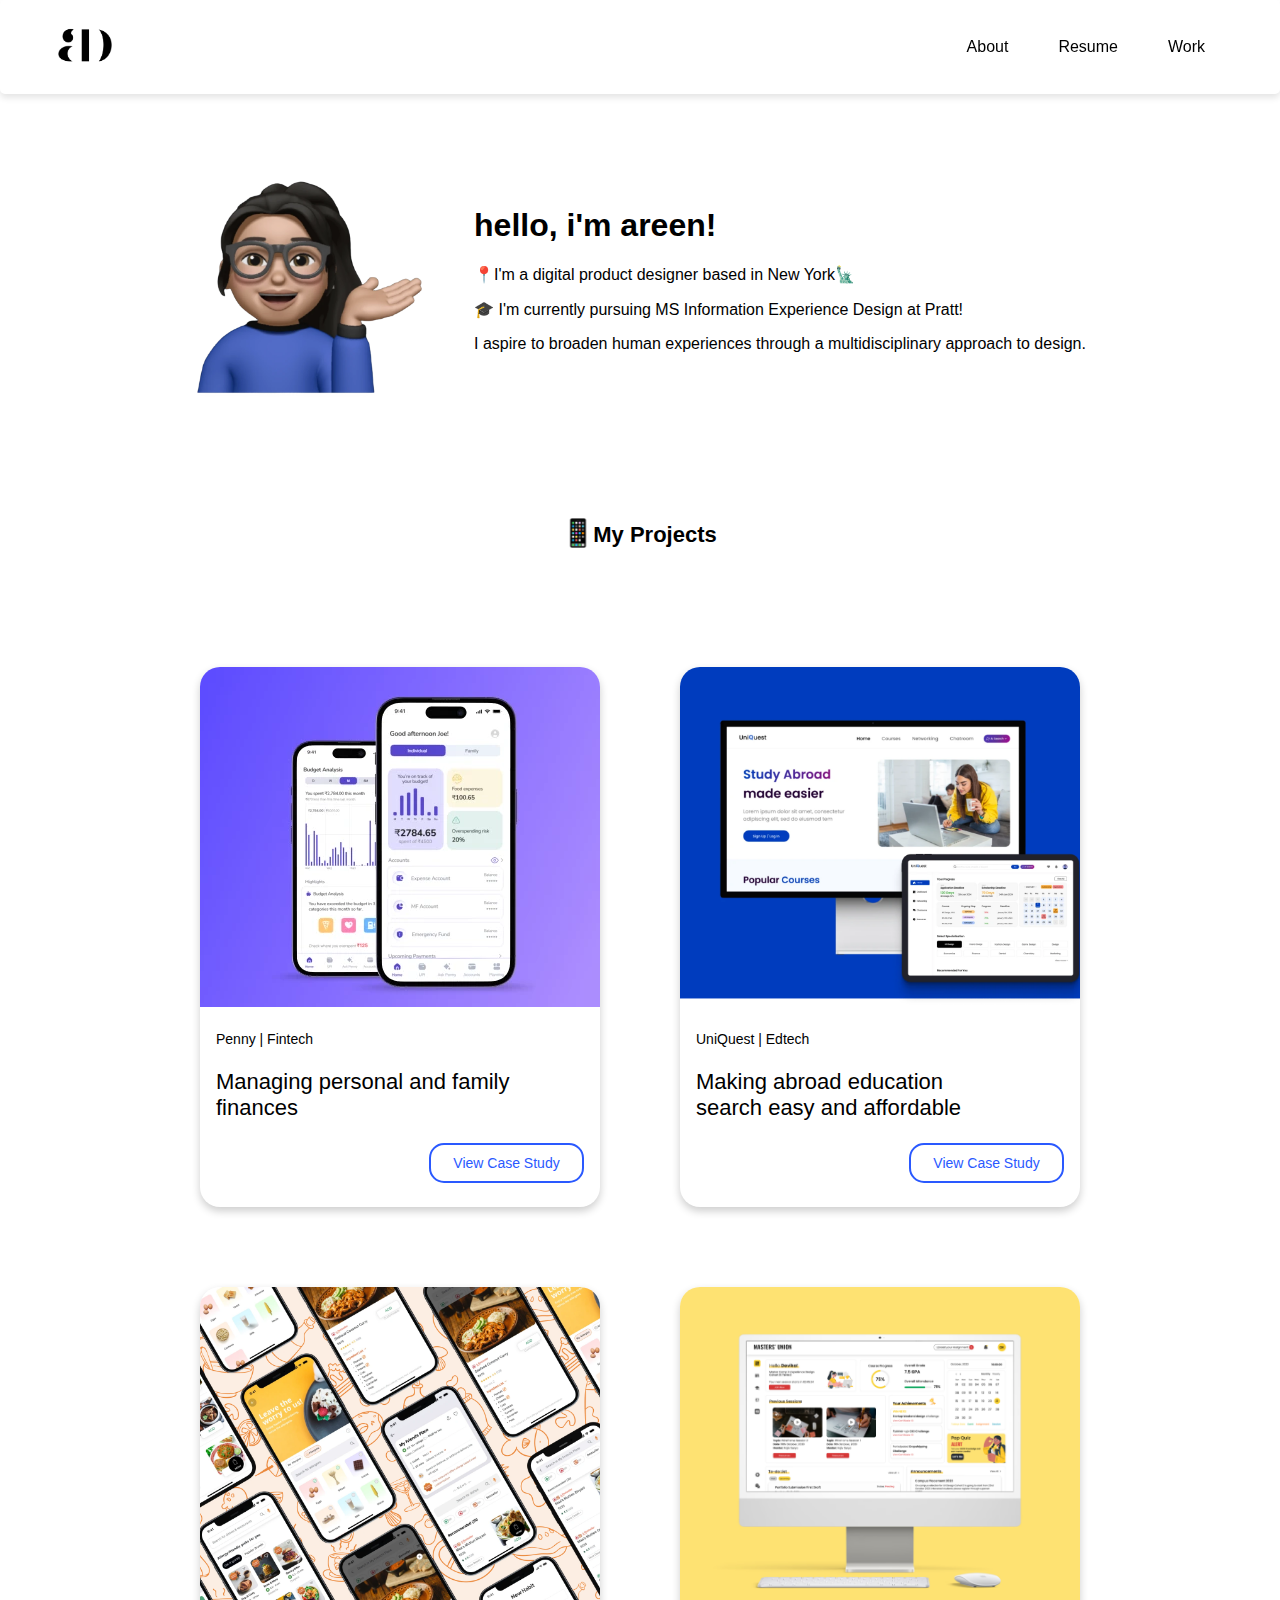
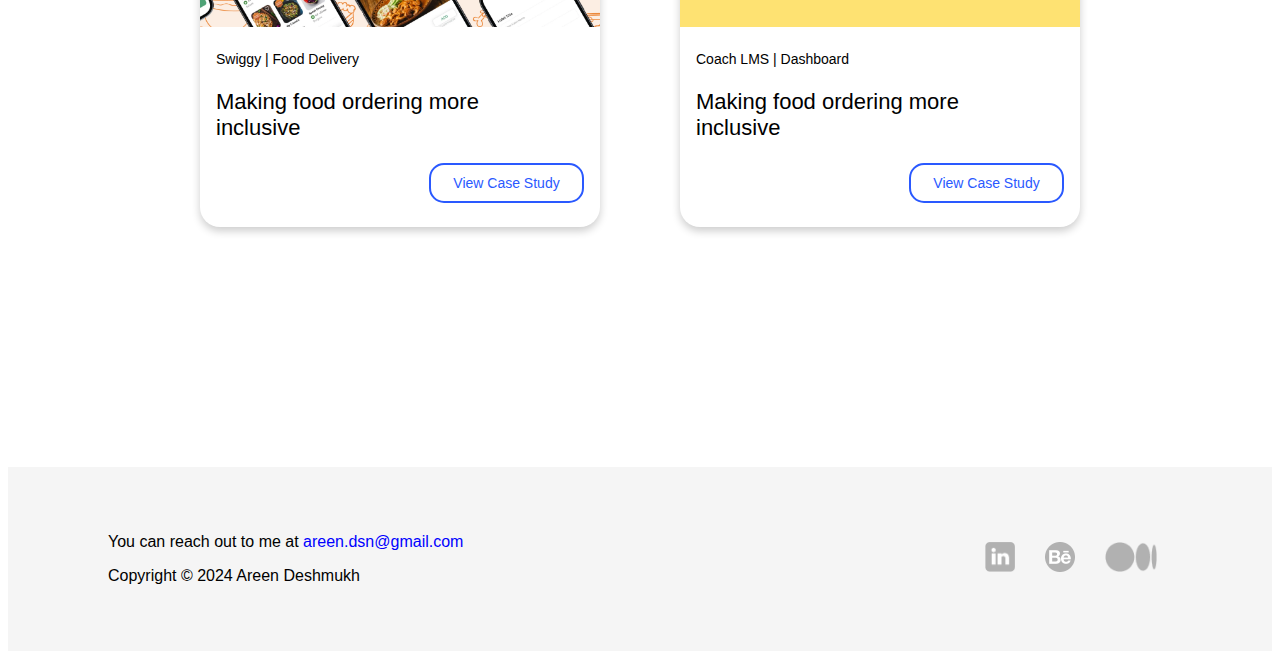
<file: index.html>
<!DOCTYPE html>
<html lang='en'> 
    
<head>
    
    <link rel="stylesheet" href="assignment.css">
    <meta charset="utf-8">
    <meta name="description" content="This is Areen Deshmukh's Portfolio Website">
   
    <!-- this is the link to the CSS file-->
   
    <meta name="viewport" content="width=device-width, initial-scale=1.0">
    <link rel="icon" href="https://framerusercontent.com/images/imYTXGOnEUqBSwxZGvMSSuIK5I.png">
  
  
    <title> Areen Deshmukh </title>
    </head>
    <body>
    <div class ="navbar"> 
       
        <div id ="name-link">
         <a href="index.html"> <img src="adlogobw.png"  alt= "This is an image of Areen's logo" width=70 height=50> </a>
            </div>
           
        <div id ="menu-options">
             <a href=about_page.html>About</a>
  <a href="resume.html">Resume</a>
            <a href="work.html"> Work</a> 
        </div>
        
        </div>
        
    <!-- start of about section-->
        
    <div class = "section_one"> 
        <div id = "avatar_image">
            <img src="4uBBjNMQAExmPUPSjDfX4ZAcNQ.png.webp"  alt= "This is an image of Areen's avatar" width=230 height=250> 
           </div>
           
            <div>
                <h1> hello, i'm areen!
                </h1>
                <p> 📍I'm a digital product designer based in New York🗽
                </p>
                <p>🎓 I'm currently pursuing MS Information Experience Design at Pratt!
                </p>
                <p>
                I aspire to broaden human experiences through a multidisciplinary
approach to design. </p>
                
            </div> </div>
     
    <!-- this is the projects section-->
    <div class = "second_heading">
            <div id = "mobile_image"> 
                <img src="phone.png"  alt= "This is an image of a phone" width=30 height=30>  </div> 
            <div id = "heading"> 
            <h2>
            My Projects</h2>
        </div>
        </div>
        
    <div class = "project_grid">
        <div class="card">
            <img class= "card_image" src="penny.webp" alt="image for penny case study">
            <div class="container">
                <h4>Penny | Fintech</h4> 
                <h3>Managing personal and family finances</h3> 
                <p><button class = "view-button"> View Case Study</button></p>
            </div>
        </div>
    <div class="card">
  <img class= "card_image" src="spHoH9FPwf2vNFYWlP9cBcaAM.png.webp" alt="image for uniquest case study">
  <div class="container">
    <h4>UniQuest | Edtech</h4> 
    <h3>Making abroad education search easy and affordable</h3> 
      <p><button class = "view-button"> View Case Study</button></p>
                 </div> </div>
    <div class="card">
  <img class= "card_image" src="swiggy.webp" alt="image for uniquest case study" >
    <div class="container">
    <h4>Swiggy | Food Delivery</h4> 
    <h3>Making food ordering more inclusive</h3> 
      <p><button class = "view-button"> View Case Study</button></p>
    </div>
    </div>
    <div class="card">
  <img class= "card_image" src="lms.avif" alt="image for uniquest case study" >
    <div class="container">
    <h4>Coach LMS | Dashboard</h4> 
    <h3>Making food ordering more inclusive</h3> 
      <p><button class = "view-button"> View Case Study</button></p>
    </div>
    </div>
    </div>
        
    <!-- this is the footer section-->
    <div class = "footer">
        <div id = "info">
            <p>You can reach out to me at <a href="mailto:areen.dsn@gmail.com" style = "color: blue">areen.dsn@gmail.com</a></p>
            <p>Copyright © 2024 Areen Deshmukh
            </p>
                </div>
        <div id="social_links">
    <a href="https://www.linkedin.com/in/areen-deshmukh-90aa95188/" target="_blank">
        <img src="LinkedIn%20logo.png" alt="LinkedIn">
    </a>
    <a href="https://www.behance.net/areendeshmukh17" id="Behance" target="_blank">
        <img src="Behance%20logo.png" alt="Behance">
    </a>
    <a href="https://medium.com/@areen.dsn" id="Medium" target="_blank">
        <img src="Medium%20logo.png" alt="Medium">
    </a>
</div>
            </div>
            
    </body>
</html>
</file>
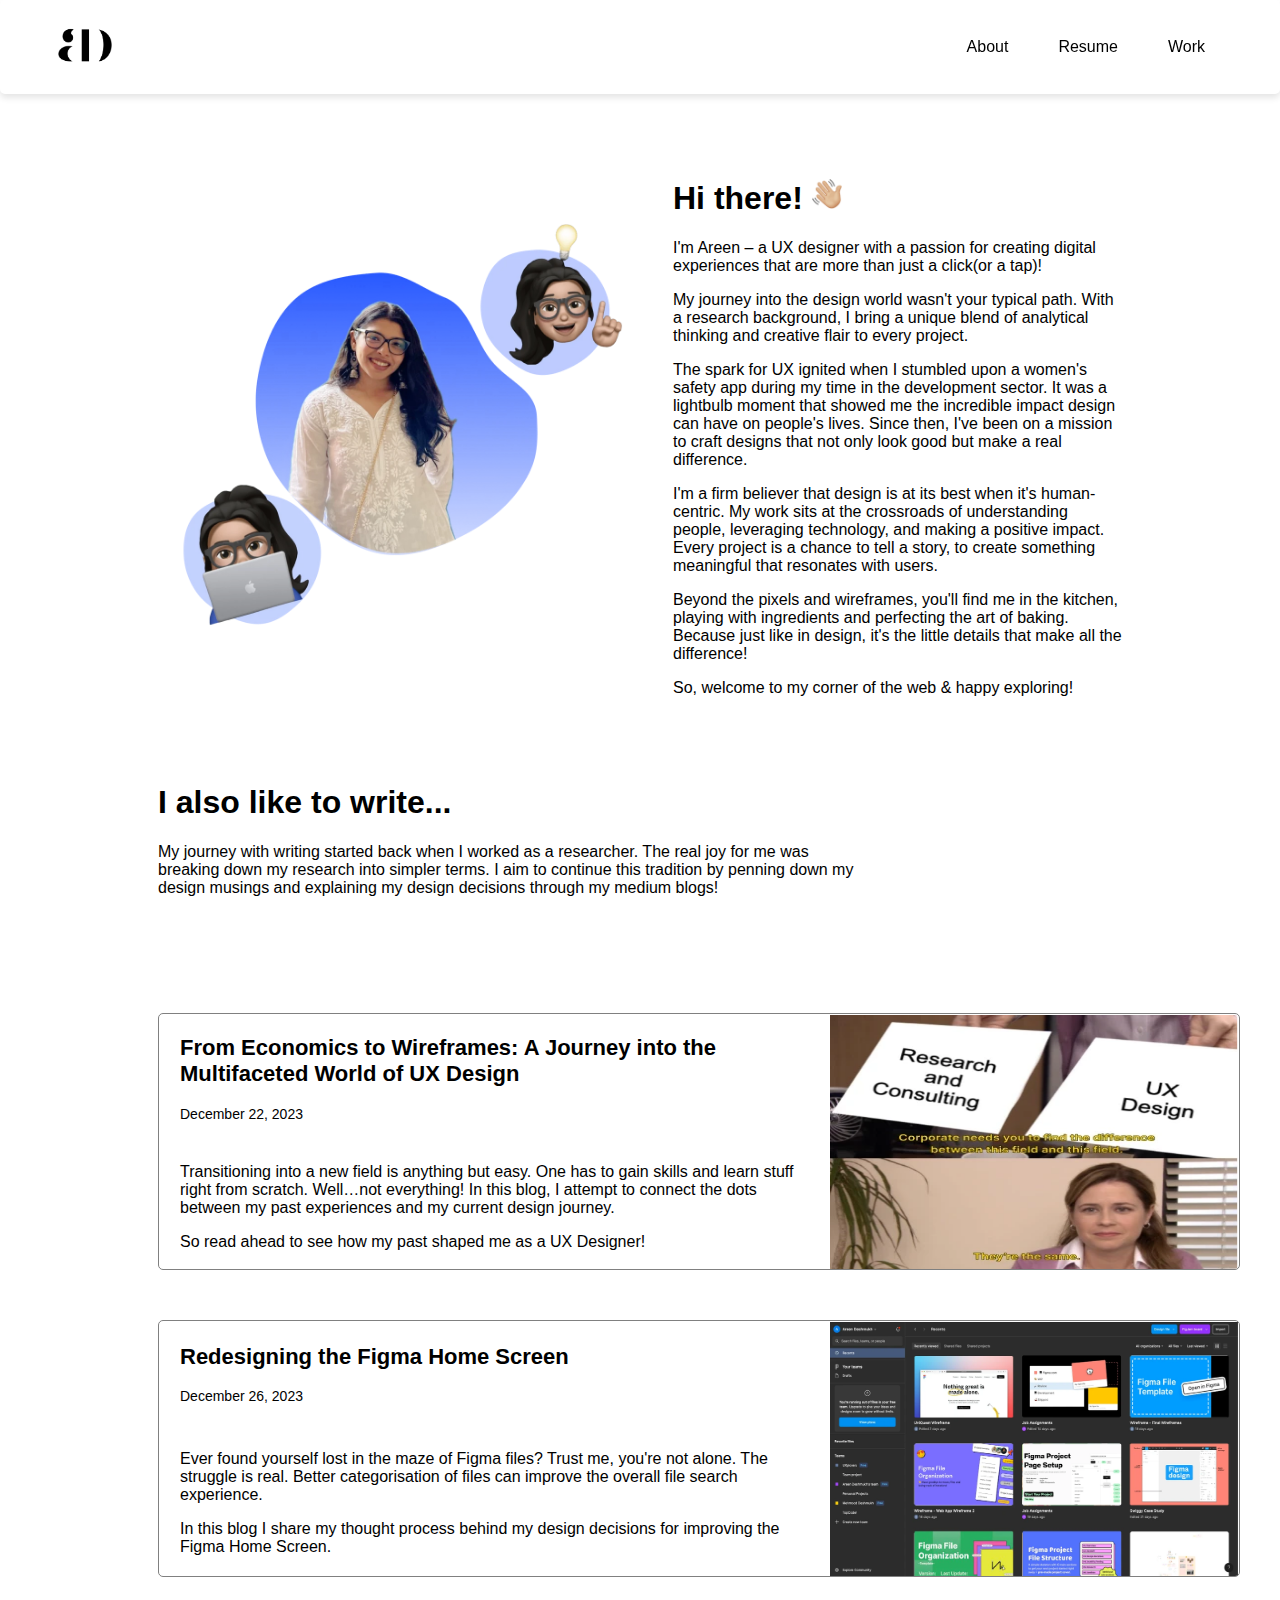
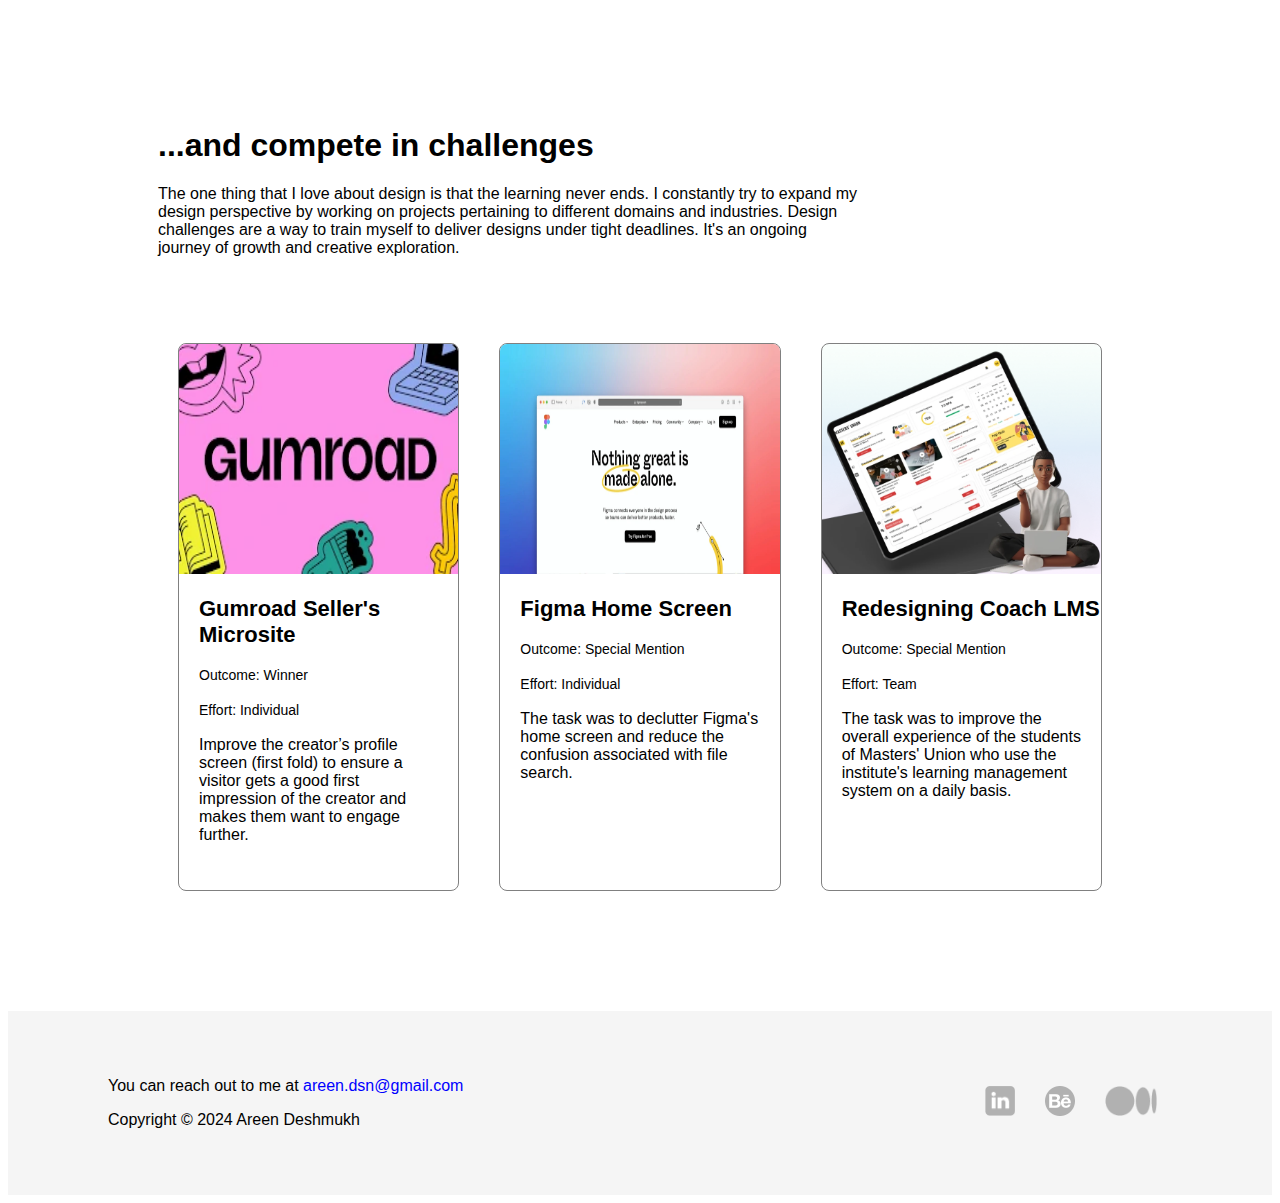
<file: about_page.html>
<!DOCTYPE html>
<html lang='en'> 
    <head>
    
    <link rel="stylesheet" href="assignment.css">
    <meta charset="utf-8">
    <meta name="description" content="This is Areen Deshmukh's Portfolio's About Page">
   
    <meta name="viewport" content="width=device-width, initial-scale=1.0">
    <link rel="icon" href="https://framerusercontent.com/images/imYTXGOnEUqBSwxZGvMSSuIK5I.png">
  
  
    <title> Areen Deshmukh About </title>
    </head>
    
    <body>
        
    <div class ="navbar"> 
            <div id ="name-link">
               <a href="index.html"> <img src="adlogobw.png"  alt= "This is an image of Areen's logo" width=70 height=50> </a>
            </div>
            <div id ="menu-options">
                <a href="about_page.html">About</a>
                <a href="resume.html">Resume</a>
                <a href="work.html"> Work</a> 
            </div>
        </div>
       <!-- this is the parent for the entire about section-->
        
        <div class = "about-parent-container"> 
            <!-- this is the intro-->
            <div class= "about-section">
            <div id= "image-about">
            <img src = "about_image.webp"  width = 465
                 height = 420 alt= "this is my image"> </div>
                <div id = "about_body" >
                    <h1> Hi there! <img src = "wave_about.png" width = 30 height = 30 alt= "this is a wave">
                    </h1> 
                        <p>
                            I'm Areen – a UX designer with a passion for creating digital experiences that are more than just a click(or a tap)!
                        </p>
                            <p>
                                My journey into the design world wasn't your typical path. With a research background, I bring a unique blend of analytical thinking and creative flair to every project.
                            </p>
                                <p>The spark for UX ignited when I stumbled upon a women's safety app during my time in the development sector. It was a lightbulb moment that showed me the incredible impact design can have on people's lives. Since then, I've been on a mission to craft designs that not only look good but make a real difference. </p>

                            <p>I'm a firm believer that design is at its best when it's human-centric. My work sits at the crossroads of understanding people, leveraging technology, and making a positive impact. Every project is a chance to tell a story, to create something meaningful that resonates with users.</p>

                            <p> Beyond the pixels and wireframes, you'll find me in the kitchen, playing with ingredients and perfecting the art of baking. Because just like in design, it's the little details that make all the difference! </p>

                            <p> So, welcome to my corner of the web & happy exploring!  </p>
                </div>
            
        </div>
            
            <!-- this is the blog section-->
            <div class= "blog-section">
            <div id = "blog-intro"> 
                <h1> I also like to write...</h1> 
                    <p> My journey with writing started back when I worked as a researcher. The real joy for me was breaking down my research into simpler terms.  I aim to continue this tradition by penning down my design musings and explaining my design decisions through my medium blogs! </p>
            </div>
                
    <!-- This is the first blog card -->
    <div class="blog-card">   
        <table class="blog-table">
            <tr>
                <td>
                    <h2  style = "padding-left: 20px">From Economics to Wireframes: A Journey into the Multifaceted World of UX Design</h2>
                    <h4 style = "padding-left: 20px">December 22, 2023</h4>
                </td>
                <td rowspan="2">
                    <img class="blog-image" src="blog-1.webp" alt="Blog Image 1">
                </td>
            </tr>
            <tr>
                <td>
                    <p style = "padding-left: 20px">Transitioning into a new field is anything but easy. One has to gain skills and learn stuff right from scratch. Well…not everything! In this blog, I attempt to connect the dots between my past experiences and my current design journey.</p>
                    
                    <p style = "padding-left: 20px">So read ahead to see how my past shaped me as a UX Designer!</p>
                </td>
            </tr>
        </table>
    </div>

    <!-- This is the second blog card -->
    <div class="blog-card">   
        <table class="blog-table">
            <tr>
                <td>
                    <h2  style = "padding-left: 20px">Redesigning the Figma Home Screen</h2>
                    <h4  style = "padding-left: 20px">December 26, 2023</h4>
                </td>
                <td rowspan="2">
                    <img class="blog-image" src="blog-2.webp" alt="Blog Image 2">
                </td>
            </tr>
            <tr>
                <td>
                    <p  style = "padding-left: 20px" >Ever found yourself lost in the maze of Figma files? Trust me, you're not alone. The struggle is real. Better categorisation of files can improve the overall file search experience.</p>
                    <p  style = "padding-left: 20px">In this blog I share my thought process behind my design decisions for improving the Figma Home Screen.</p>
                </td>
            </tr>
        </table>
    </div>
</div>

             <!-- this is the challenge section-->
            <div class = "challenge-section">
            <div id = "challenge-intro">
                <h1>...and compete in challenges</h1>
                <p>The one thing that I love about design is that the learning never ends. I constantly try to expand my design perspective by working on projects pertaining to different domains and industries. Design challenges are a way to train myself to deliver designs under tight deadlines. It's an ongoing journey of growth and creative exploration.</p>
            </div>
                <div class = "card-container">
                    <div class="card-challenges">
    <img src="gumroad-challenge.webp" alt="Gumroad" class="card-image">
    <h2 class="card-title">Gumroad Seller's Microsite</h2>
    <h4 class="card-subheading">Outcome: Winner</h4>
                    <h4 class="card-subheading">Effort: Individual</h4>
    
    <p class="card-body">
        Improve the creator’s profile screen (first fold) to ensure a visitor gets a good first impression of the creator and makes them want to engage further.
    </p>
</div>
                    <div class="card-challenges">
    <img src="figma-challenge.webp" alt="Figma" class="card-image">
    <h2 class="card-title">Figma Home Screen</h2>
    <h4 class="card-subheading">Outcome: Special Mention</h4>
                    <h4 class="card-subheading">Effort: Individual</h4>
    
    <p class="card-body">
        The task was to declutter Figma's home screen and reduce the confusion associated with file search.
    </p>
</div>
                    <div class="card-challenges">
    <img src="LMS-challenge.webp" alt="LMS" class="card-image">
    <h2 class="card-title">Redesigning Coach LMS</h2>
    <h4 class="card-subheading">Outcome: Special Mention</h4>
                    <h4 class="card-subheading">Effort: Team</h4>
    
    <p class="card-body">
        The task was to improve the overall experience of the students of Masters' Union who use the institute's learning management system on a daily basis.
    </p>
</div>
                </div>
        </div></div>
            
         <!-- this is the footer section-->    
          <div class = "footer">
        <div id = "info">
            <p>You can reach out to me at <a href="mailto:areen.dsn@gmail.com" style = "color: blue">areen.dsn@gmail.com</a></p>
            <p>Copyright © 2024 Areen Deshmukh
            </p>
                </div>
        <div id="social_links">
    <a href="https://www.linkedin.com/in/areen-deshmukh-90aa95188/" target="_blank">
        <img src="LinkedIn%20logo.png" alt="LinkedIn">
    </a>
    <a href="https://www.behance.net/areendeshmukh17" id="Behance" target="_blank">
        <img src="Behance%20logo.png" alt="Behance">
    </a>
    <a href="https://medium.com/@areen.dsn" id="Medium" target="_blank">
        <img src="Medium%20logo.png" alt="Medium">
    </a>
</div>
            </div>
   
    </body>
    
    
</html>
</file>
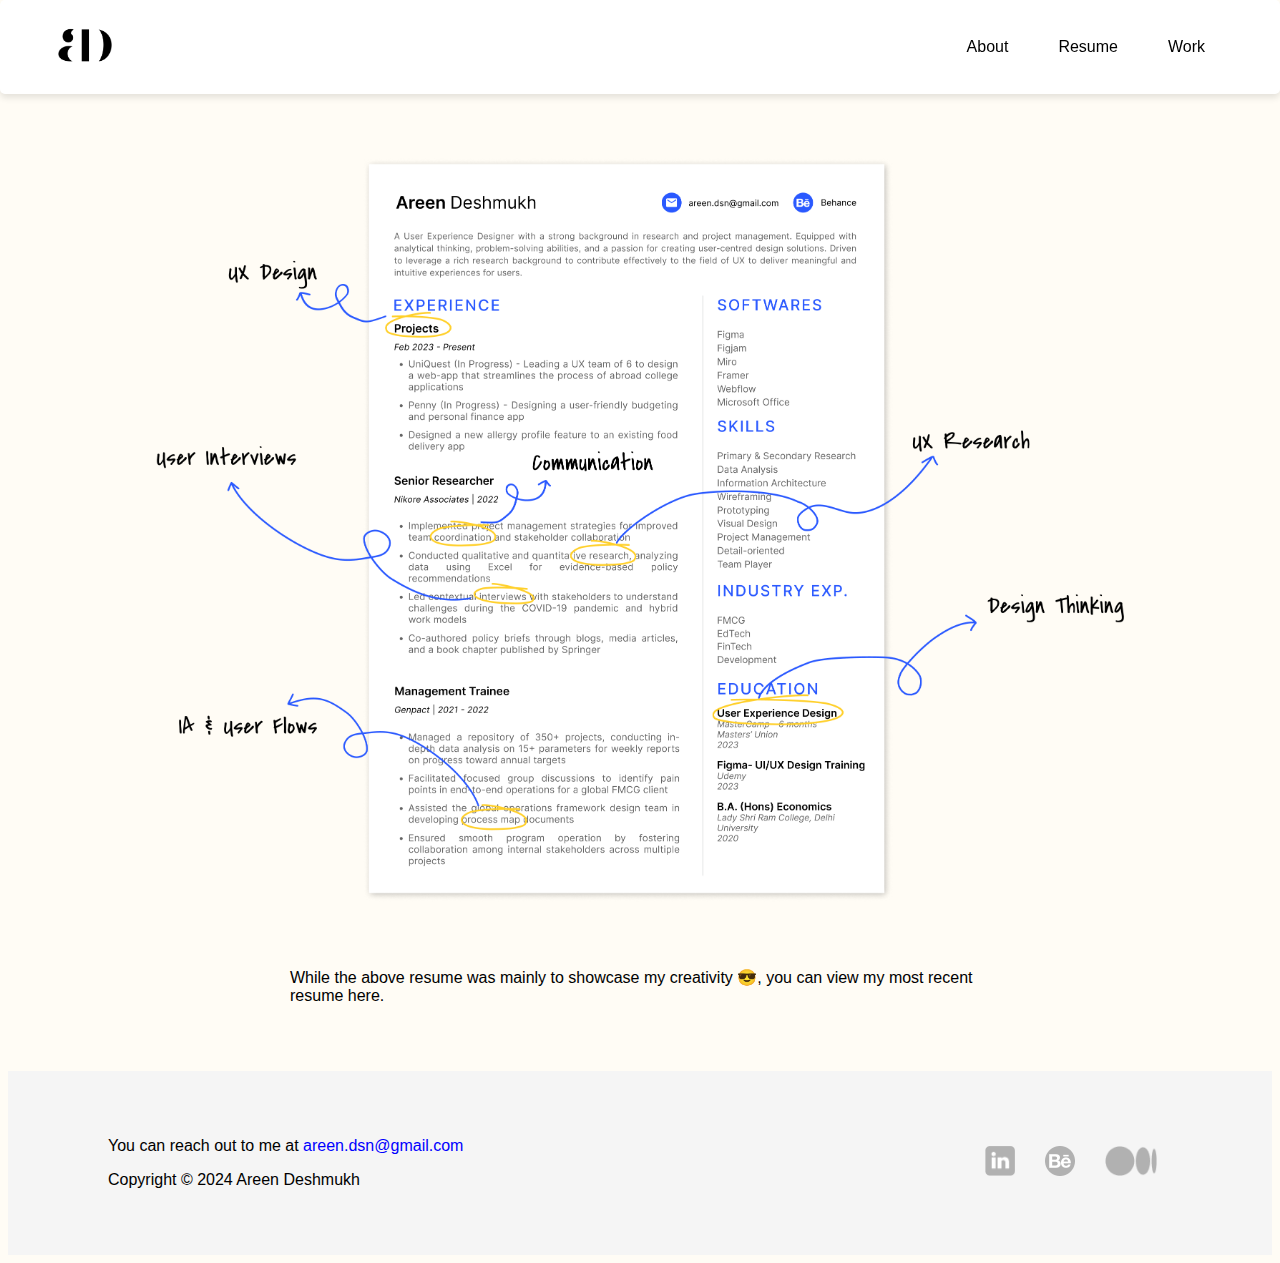
<file: resume.html>
<!DOCTYPE html>
<html lang='en'> 
    
<head>
    
    <link rel="stylesheet" href="assignment.css">
    <meta charset="utf-8">
    <meta name="description" content="This is Areen Deshmukh's Portfolio Website">
   
    <meta name="viewport" content="width=device-width, initial-scale=1.0">
    <link rel="icon" href="https://framerusercontent.com/images/imYTXGOnEUqBSwxZGvMSSuIK5I.png">
  
  
    <title> Areen Deshmukh </title>
    </head>
    <body style="background-color: #FFFCF5 ;">
    <div class ="navbar"> 
       
        <div id ="name-link">
         <a href="index.html"> <img src="adlogobw.png"  alt= "This is an image of Areen's logo" width=70 height=50> </a>
            </div>
           
        <div id ="menu-options">
             <a href=about_page.html>About</a>
  <a href="#resume">Resume</a>
            <a href="work.html"> Work</a> 
        </div>
        
        </div>
        <!-- this is the main resume image section-->
        
        <div class ="resume-container">
        <img id = "resume-image" src ="PF_Resume_edit.png" alt = "this is an image of my resume">
        </div>
        <div class = "resume-footer"> 
        <p>While the above resume was mainly to showcase my creativity 😎, you can view my most recent resume <a href="https://drive.google.com/file/d/1zN4nFhgarY56Edm1QsVNwfORbeER9xaW/view?usp=sharing" target="_blank">here</a>.</p>
</div>
        <!-- this is the footer section-->
            <div class = "footer">
        <div id = "info">
            <p>You can reach out to me at <a href="mailto:areen.dsn@gmail.com" style = "color: blue">areen.dsn@gmail.com</a></p>
            <p>Copyright © 2024 Areen Deshmukh
            </p>
                </div>
        <div id="social_links">
    <a href="https://www.linkedin.com/in/areen-deshmukh-90aa95188/" target="_blank">
        <img src="LinkedIn%20logo.png" alt="LinkedIn">
    </a>
    <a href="https://www.behance.net/areendeshmukh17" id="Behance" target="_blank">
        <img src="Behance%20logo.png" alt="Behance">
    </a>
    <a href="https://medium.com/@areen.dsn" id="Medium" target="_blank">
        <img src="Medium%20logo.png" alt="Medium">
    </a>
</div>
        
        </div>
</file>
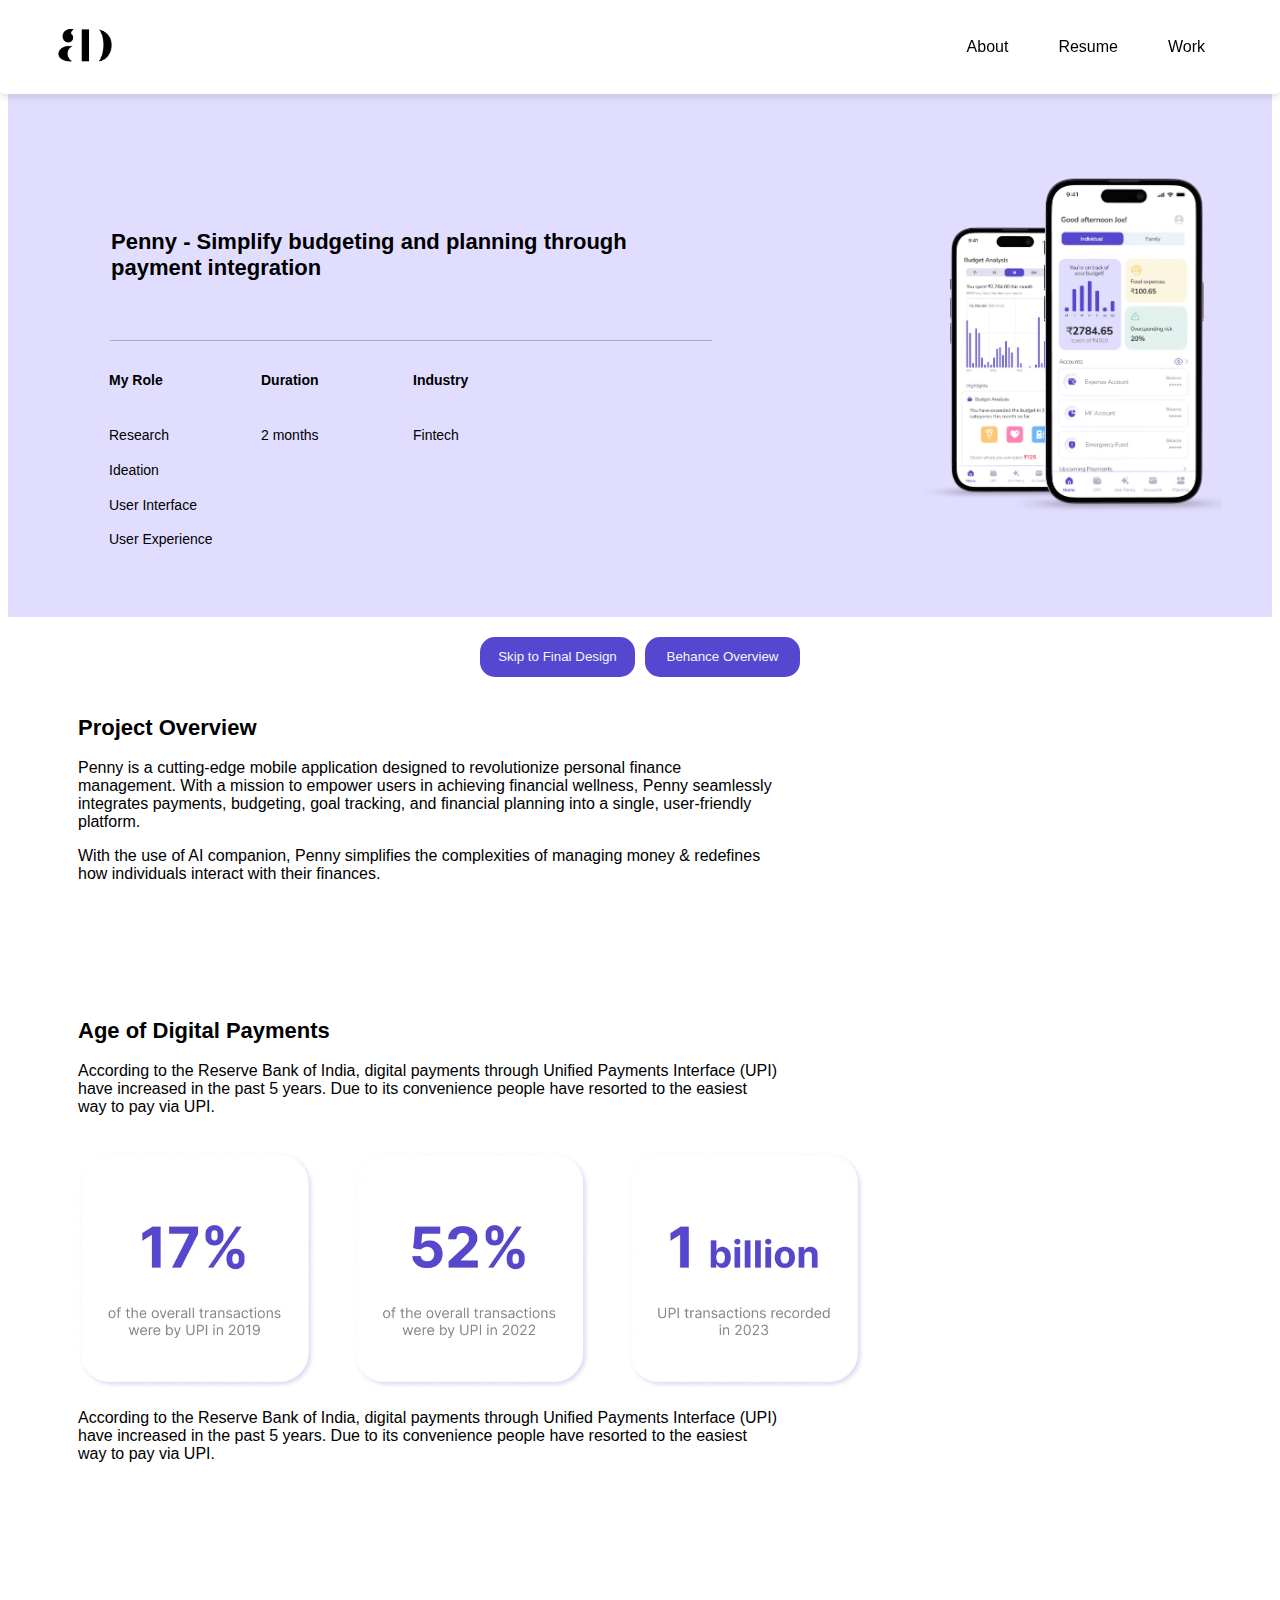
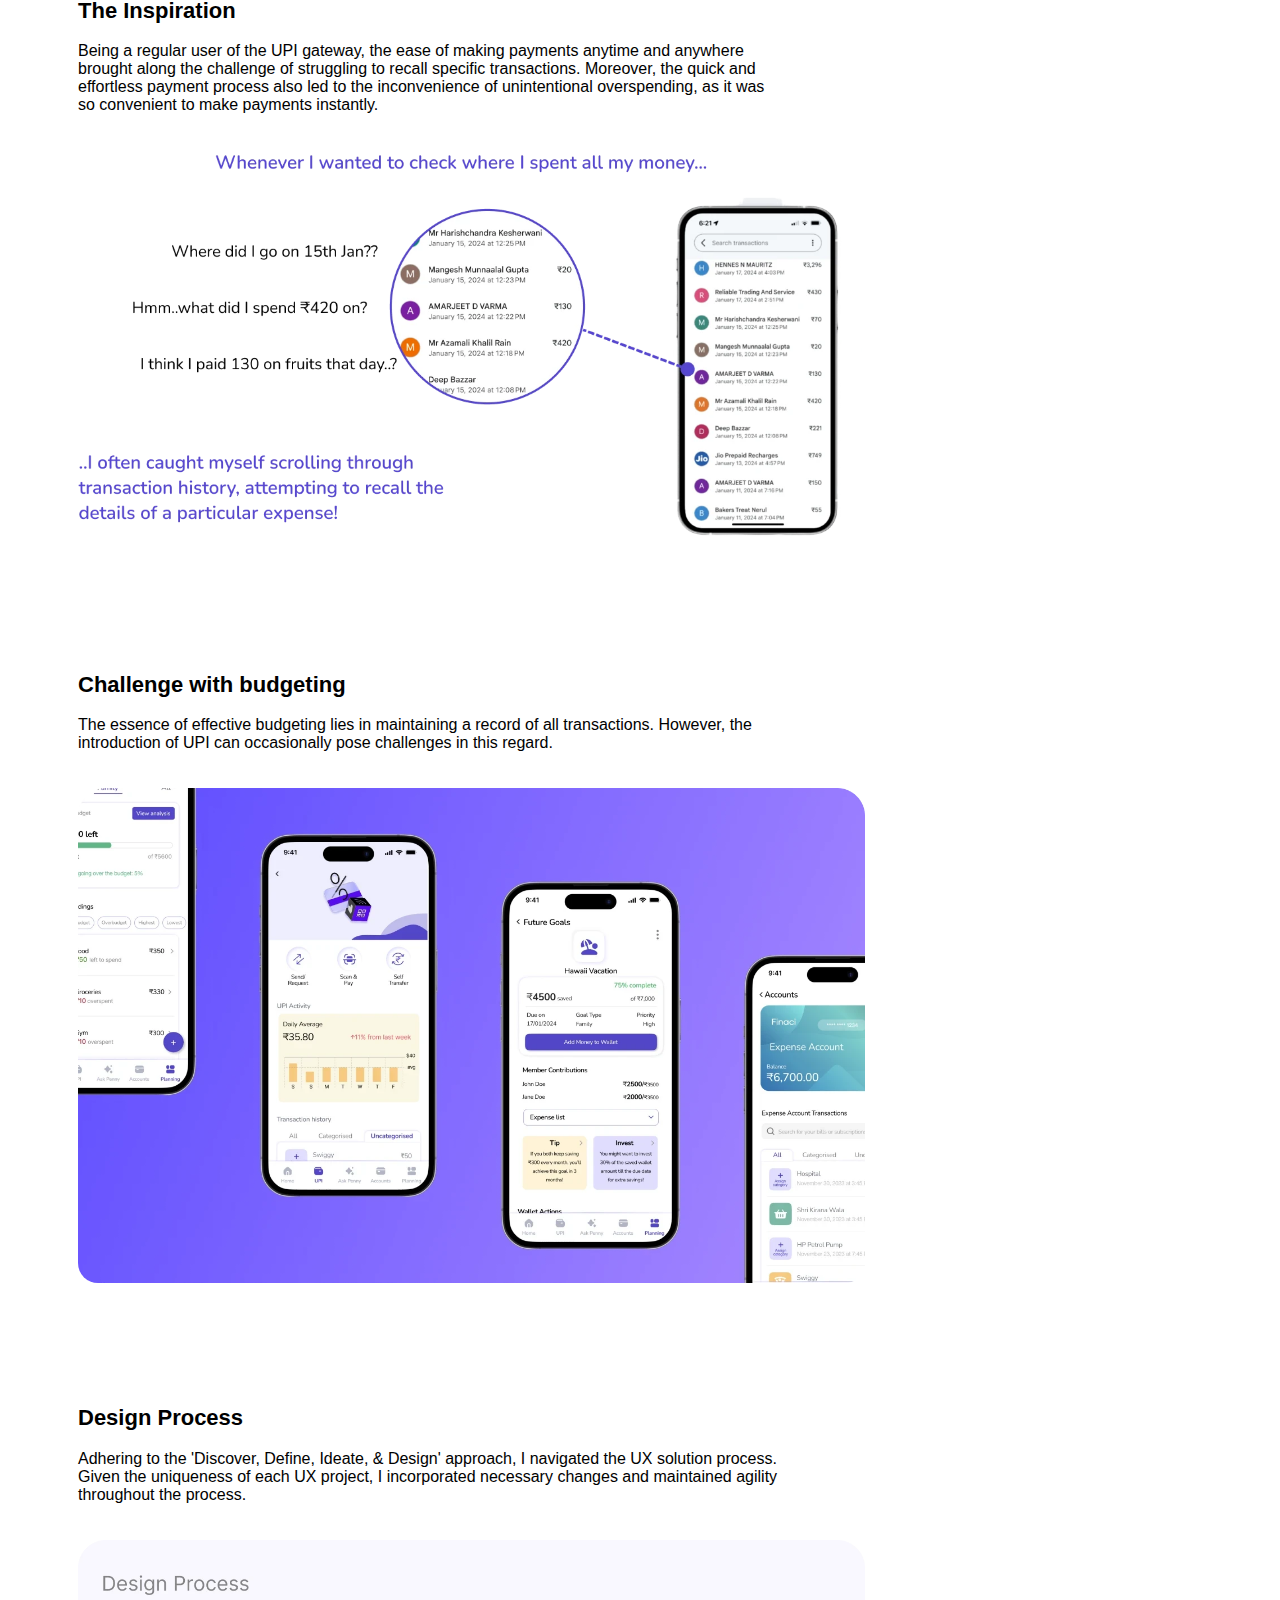
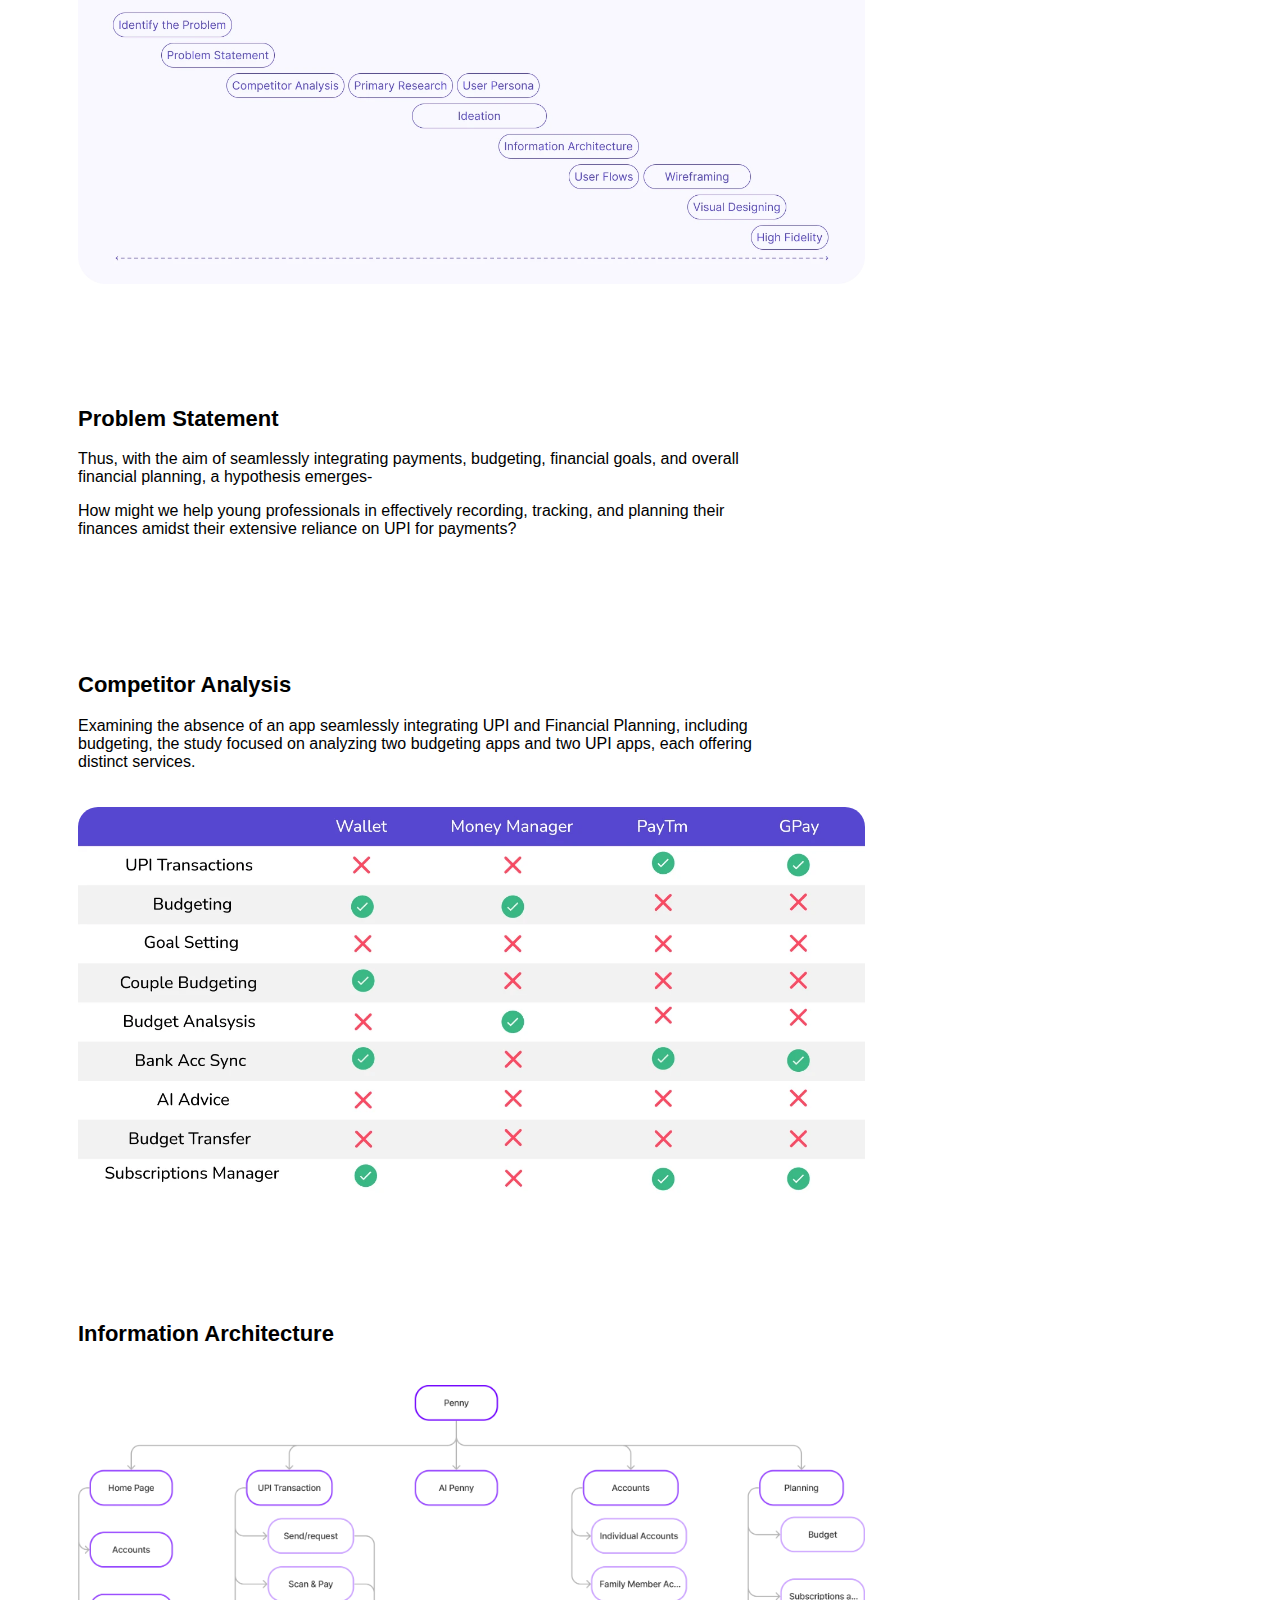
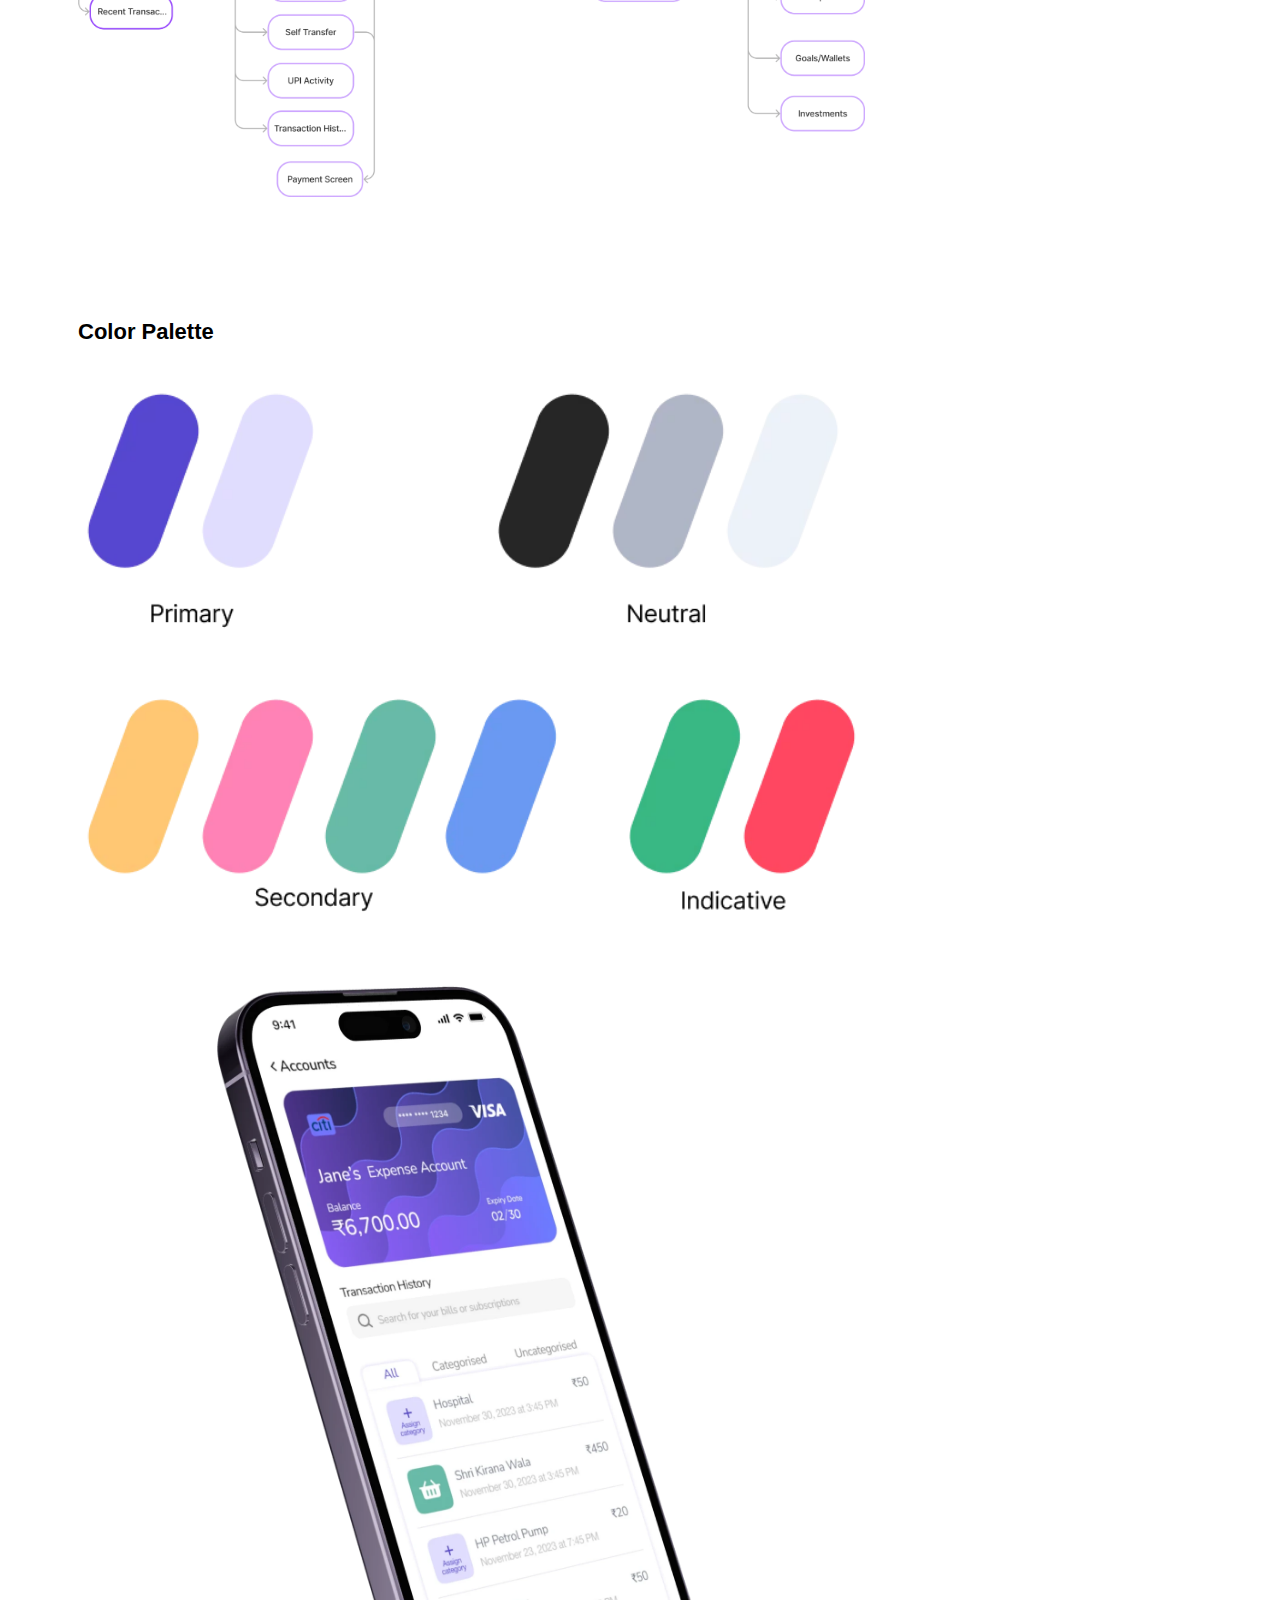
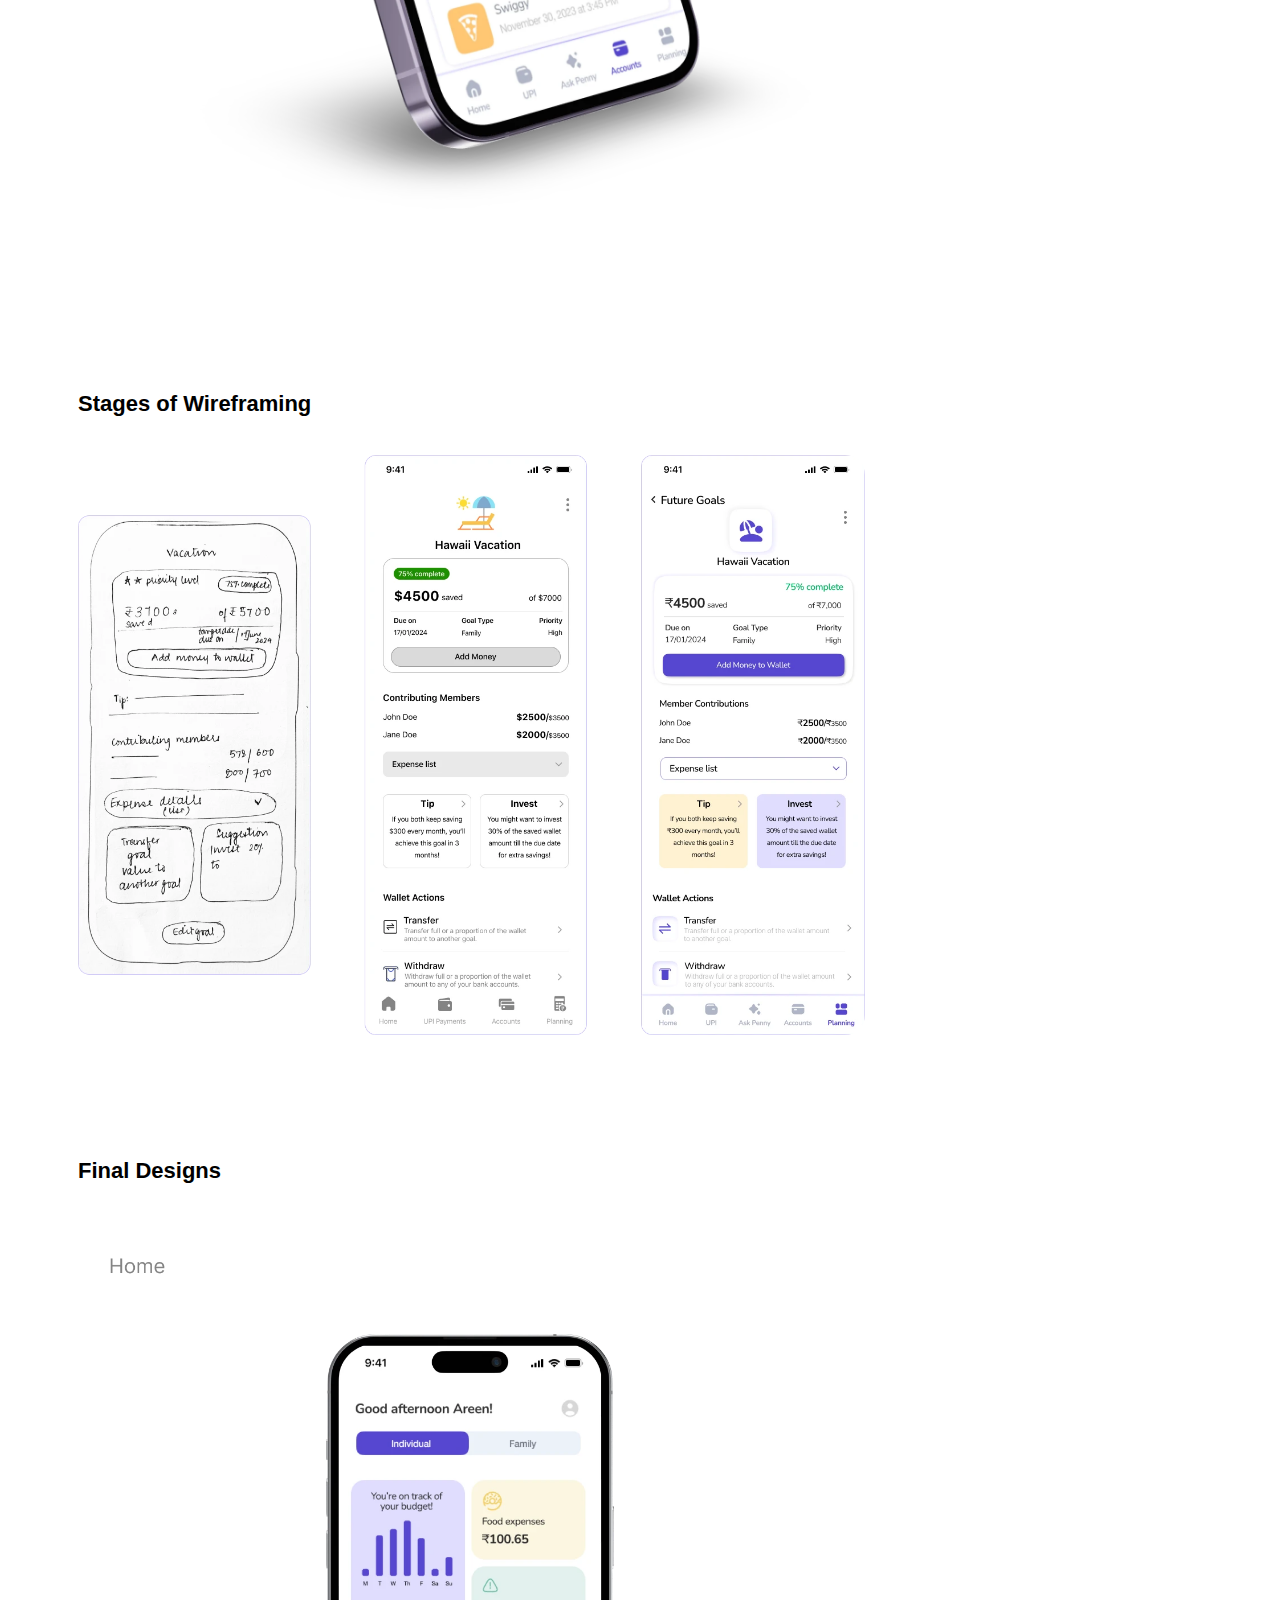
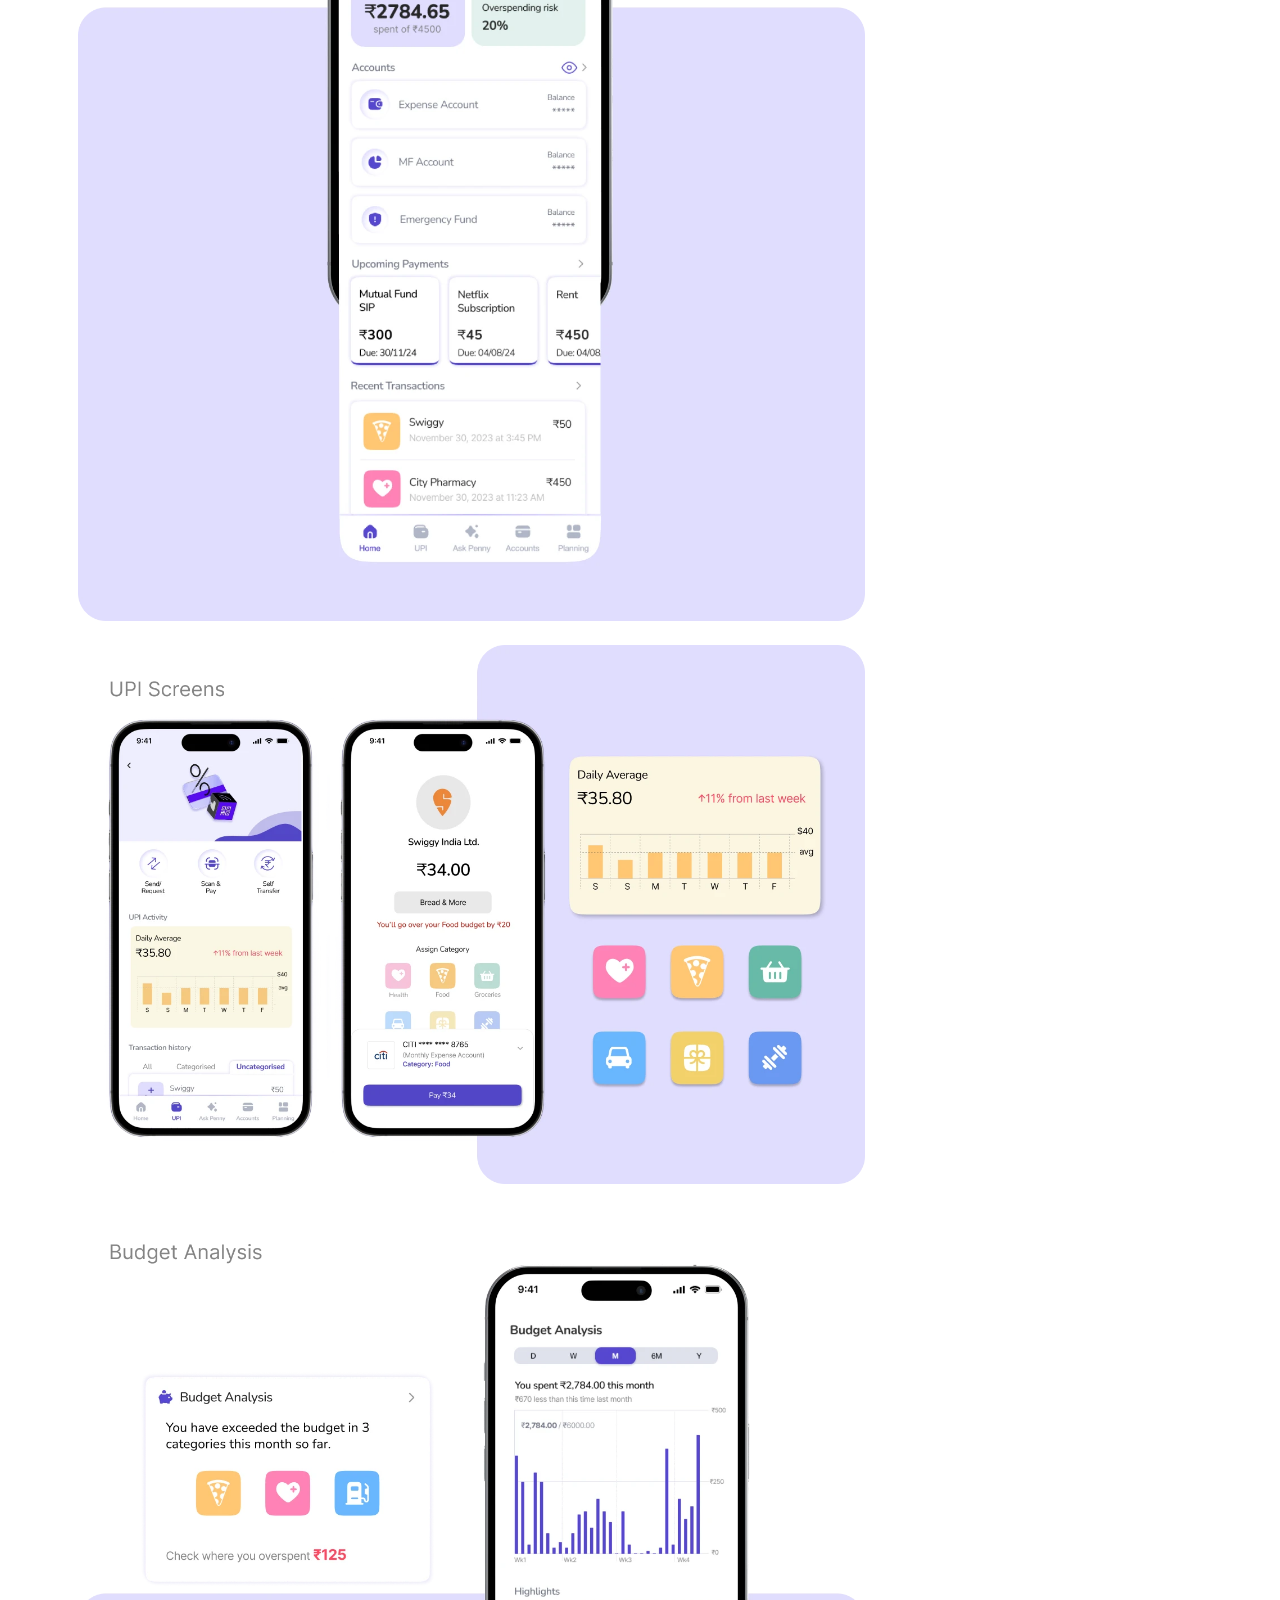
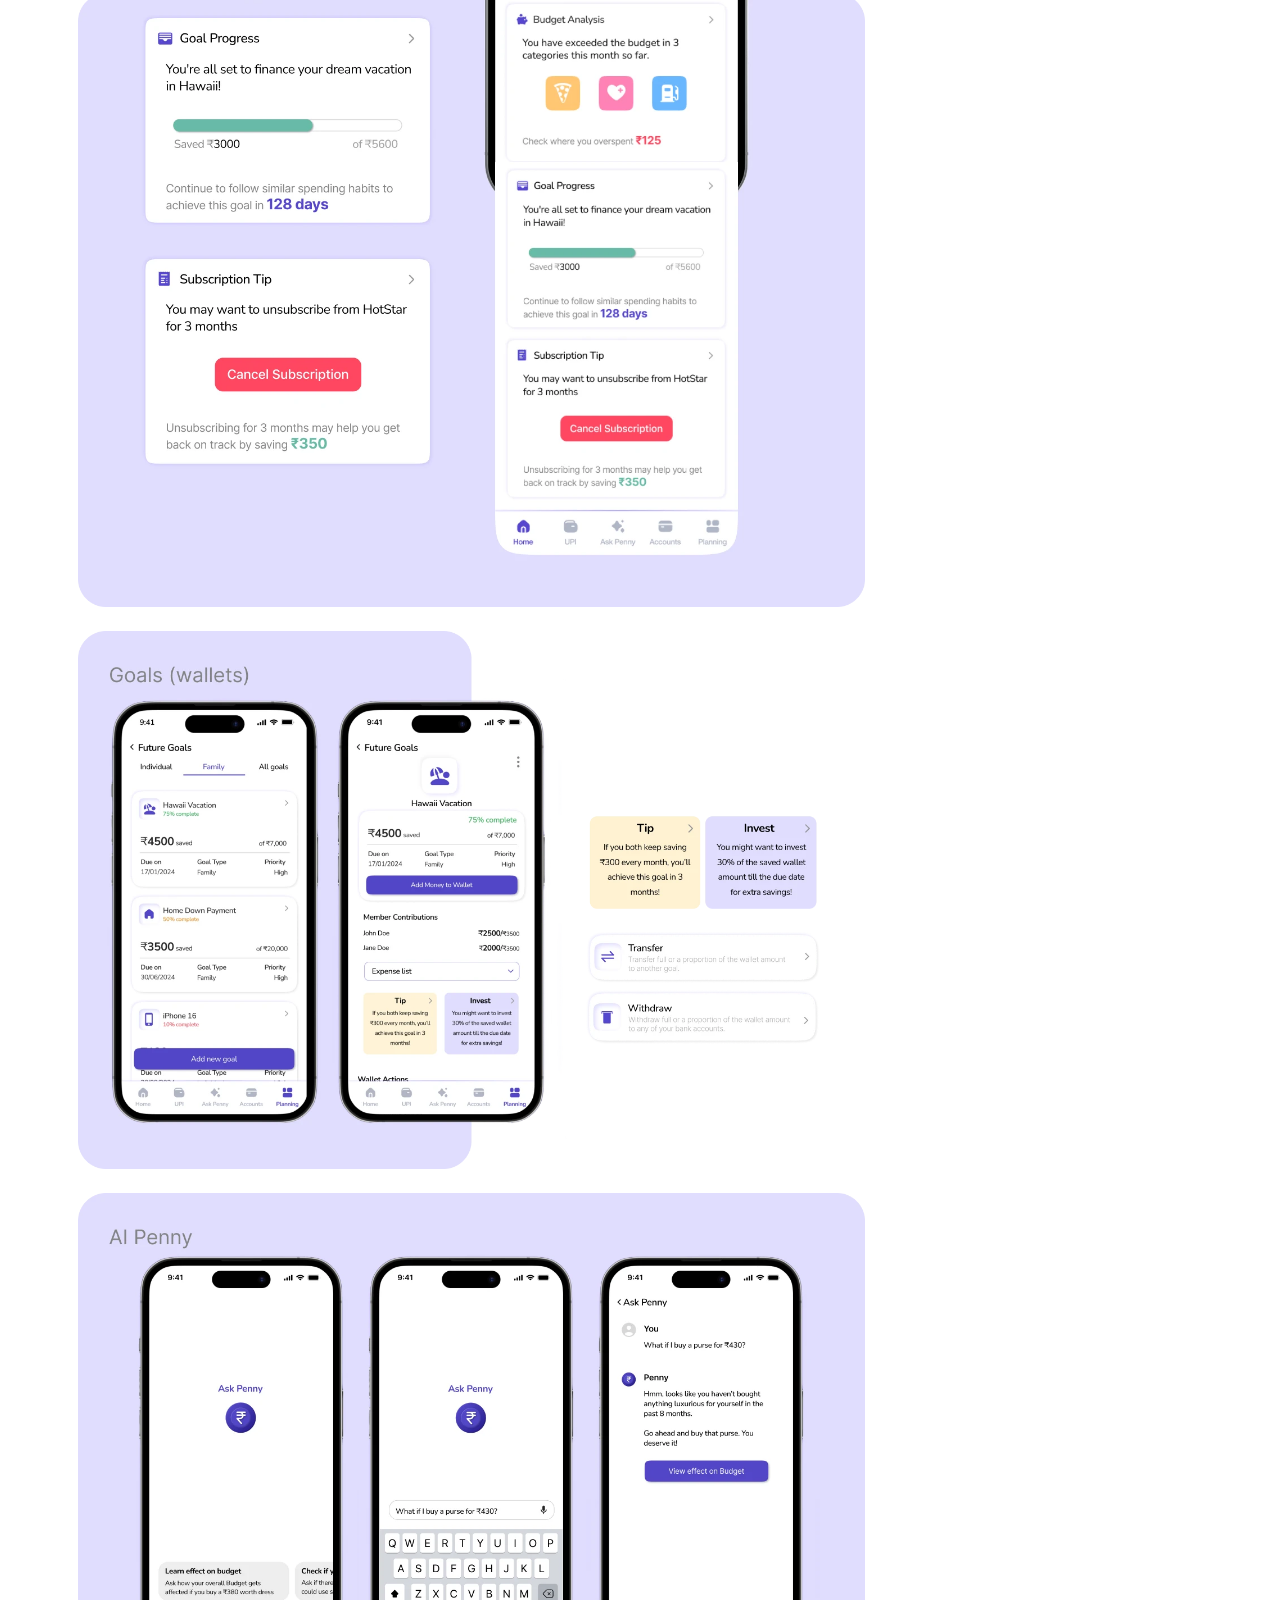
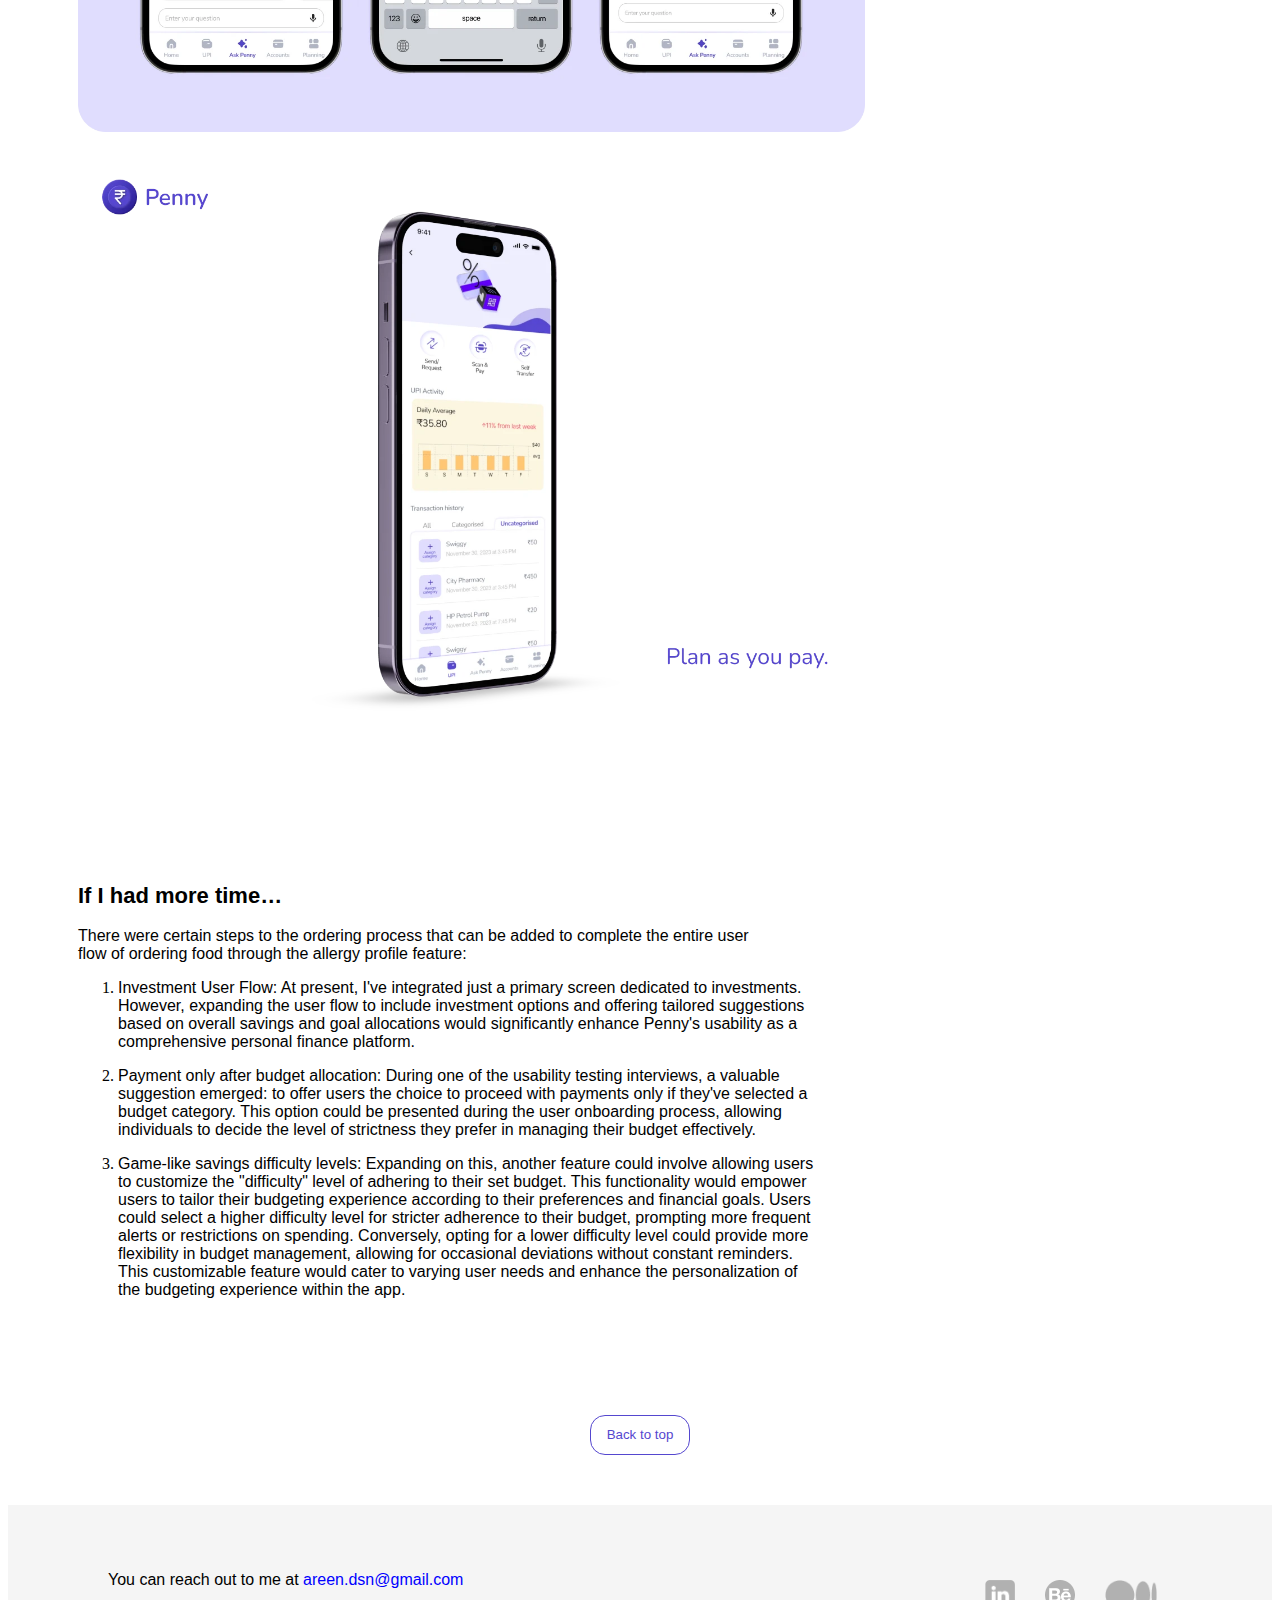
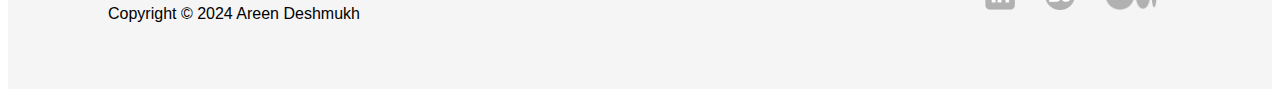
<file: work.html>
<!DOCTYPE html>
<html lang='en'> 
    
<head>
    
    <link rel="stylesheet" href="assignment.css">
    <meta charset="utf-8">
    <meta name="description" content="This is Areen Deshmukh's Portfolio Website">
   
    <!-- this is the link to the CSS file-->
   
    <meta name="viewport" content="width=device-width, initial-scale=1.0">
    <link rel="icon" href="https://framerusercontent.com/images/imYTXGOnEUqBSwxZGvMSSuIK5I.png">
  
  
    <title> Areen Deshmukh </title>
    </head>
    <body>
    <div class ="navbar"> 
       
        <div id ="name-link">
         <a href="index.html"> <img src="adlogobw.png"  alt= "This is an image of Areen's logo" width=70  height=50> </a>
            </div>   
        <div id ="menu-options">
             <a href=about_page.html>About</a>
  <a href="resume.html">Resume</a>
            <a href="work.html"> Work</a> 
        </div>
        </div>
        
    <!-- this is the main case study section-->
        <div class = "case-study-parent">
            <div id = "case-study-intro">
                <table id = "table-intro">
                    <tr>
                        <td> <h2> Penny - Simplify budgeting and planning through payment integration</h2>
                        </td>
                    </tr>
                </table>
                <table  id = "table-content">
                    <tr id = "table-headers">
                        <th><h4 style = "font-weight: 600"> My Role</h4></th>
                        <th><h4 style = "font-weight: 600"> Duration</h4></th>
                        <th><h4 style = "font-weight: 600"> Industry</h4></th>
                    </tr>
                    <tr id = "table-cell-content">
                        <td> <ul class ="no-bullets">
                                <li><h4>Research</h4></li>
                                <li><h4>Ideation</h4></li>
                                <li><h4>User Interface</h4></li>
                                <li><h4>User Experience</h4></li>
                             </ul> 
                        </td>
                        <td> <ul class ="no-bullets">
                                <li><h4>2 months</h4></li>
                             </ul>
                        </td>
                        <td> <ul class ="no-bullets">
                                <li><h4>Fintech</h4></li>
                             </ul>
                        </td>
                    </tr>
                </table>
            </div>
            <div id ="case-study-image"> 
                <img id = "intro-image" src= "Penny-intro.webp" alt = "this is a project image">
            </div>
        </div>
        <div id = "shortcut-CTA">
            <button class = "project-button"> Skip to Final Design</button>
            <button class = "project-button" style = "margin-left: 10px"> Behance Overview</button>
            </div>
        <div class = "project-content">
            <h2>Project Overview</h2>
                <p> Penny is a cutting-edge mobile application designed to revolutionize personal finance management. With a mission to empower users in achieving financial wellness, Penny seamlessly integrates payments, budgeting, goal tracking, and financial planning into a single, user-friendly platform.</p>
                    <p>With the use of AI companion, Penny simplifies the complexities of managing money & redefines how individuals interact with their finances.</p>
        </div>
        <div class = "project-content">
             <h2>Age of Digital Payments</h2>
                <p>According to the Reserve Bank of India, digital payments through Unified Payments Interface (UPI) have increased in the past 5 years. Due to its convenience people have resorted to the easiest way to pay via UPI.</p>
                    <img class = "project-images" src = "project1.webp" alt = "this is a project image">
                        <p>According to the Reserve Bank of India, digital payments through Unified Payments Interface (UPI) have increased in the past 5 years. Due to its convenience people have resorted to the easiest way to pay via UPI.</p>
        </div>
        <div class = "project-content">
            <h2>The Inspiration</h2>
                <p>Being a regular user of the UPI gateway, the ease of making payments anytime and anywhere brought along the challenge of struggling to recall specific transactions. Moreover, the quick and effortless payment process also led to the inconvenience of unintentional overspending, as it was so convenient to make payments instantly.</p>
                    <img class = "project-images" src = "project2.webp" alt = "this is a project image">
        
        </div>
        <div class = "project-content">
            <h2>Challenge with budgeting</h2>
                <p>The essence of effective budgeting lies in maintaining a record of all transactions. However, the introduction of UPI can occasionally pose challenges in this regard.</p>
                     <img class = "project-images" src = "project3.webp" alt = "this is a project image">
            
        </div>
        <div class = "project-content">
            <h2>Design Process</h2>
                <p>Adhering to the 'Discover, Define, Ideate, & Design' approach, I navigated the UX solution process. Given the uniqueness of each UX project, I incorporated necessary changes and maintained agility throughout the process.</p>
                     <img class = "project-images" src = "project4.webp" alt = "this is a project image">
            
        </div>
        <div class = "project-content">
            <h2>Problem Statement</h2>
                <p>Thus, with the aim of seamlessly integrating payments, budgeting, financial goals, and overall financial planning, a hypothesis emerges- </p>

                <p>How might we help young professionals in effectively recording, tracking, and planning their finances amidst their extensive reliance on UPI for payments?</p>
            
        </div>
        <div class = "project-content">
            <h2>Competitor Analysis</h2>
                <p>Examining the absence of an app seamlessly integrating UPI and Financial Planning, including budgeting, the study focused on analyzing two budgeting apps and two UPI apps, each offering distinct services.</p>
                     <img class = "project-images" src = "project5.webp" alt = "this is a project image">
        </div>
        <div class = "project-content">
            <h2>Information Architecture</h2>
                     <img class = "project-images" src = "project6.webp" alt = "this is a project image">
        </div>
        <div class = "project-content">
            <h2>Color Palette</h2>
                     <img class = "project-images" src = "project7.webp" alt = "this is a project image">
            <img class = "project-images" src = "project7.5.webp" alt = "this is a project image">
        </div>
        <div class = "project-content">
            <h2>Stages of Wireframing</h2>
                     <img class = "project-images" src = "project8.webp" alt = "this is a project image">
        </div>
        <div class = "project-content">
            <h2>Final Designs</h2>
                     <img class = "project-images" src = "project9.webp" alt = "this is a project image">
                     <img class = "project-images" src = "project10.webp" alt = "this is a project image">
                     <img class = "project-images" src = "project11.webp" alt = "this is a project image">
                     <img class = "project-images" src = "project12.webp" alt = "this is a project image">
                     <img class = "project-images" src = "project13.webp" alt = "this is a project image">
                     <img class = "project-images" src = "project14.webp" alt = "this is a project image">
        </div>
        <div class = "project-content">
            <h2>If I had more time…</h2>
                <p>There were certain steps to the ordering process that can be added to complete the entire user flow of ordering food through the allergy profile feature:</p>
                <ol>
                    <li><p>Investment User Flow: At present, I've integrated just a primary screen dedicated to investments. However, expanding the user flow to include investment options and offering tailored suggestions based on overall savings and goal allocations would significantly enhance Penny's usability as a comprehensive personal finance platform.</p></li>
                    <li> <p>Payment only after budget allocation: During one of the usability testing interviews, a valuable suggestion emerged: to offer users the choice to proceed with payments only if they've selected a budget category. This option could be presented during the user onboarding process, allowing individuals to decide the level of strictness they prefer in managing their budget effectively. </p></li>
                    <li> <p>Game-like savings difficulty levels: Expanding on this, another feature could involve allowing users to customize the "difficulty" level of adhering to their set budget. This functionality would empower users to tailor their budgeting experience according to their preferences and financial goals. Users could select a higher difficulty level for stricter adherence to their budget, prompting more frequent alerts or restrictions on spending. Conversely, opting for a lower difficulty level could provide more flexibility in budget management, allowing for occasional deviations without constant reminders. This customizable feature would cater to varying user needs and enhance the personalization of the budgeting experience within the app. </p></li>
                    
                </ol>
        
        </div>
        <div id = "back-to-top">
            <button class = "to-top"> <a href = ".case-study-parent"> Back to top </a></button>
        </div>
        
    <!-- this is the footer section-->
     <div class = "footer">
        <div id = "info">
            <p>You can reach out to me at <a href="mailto:areen.dsn@gmail.com" style = "color: blue">areen.dsn@gmail.com</a></p>
            <p>Copyright © 2024 Areen Deshmukh
            </p>
                </div>
        <div id="social_links">
    <a href="https://www.linkedin.com/in/areen-deshmukh-90aa95188/" target="_blank">
        <img src="LinkedIn%20logo.png" alt="LinkedIn">
    </a>
    <a href="https://www.behance.net/areendeshmukh17" id="Behance" target="_blank">
        <img src="Behance%20logo.png" alt="Behance">
    </a>
    <a href="https://medium.com/@areen.dsn" id="Medium" target="_blank">
        <img src="Medium%20logo.png" alt="Medium">
    </a>
</div>
            </div>   
    </body>
</file>
<file: assignment.css>
/*This is the CSS for the home page*/
.navbar {
    position: fixed;
    top: 0;
    left: 0;
    right: 0;
    z-index: 1000;
    background-color: #FFFFFF;
    display:flex;
    justify-content: space-between;
    padding: 20px 50px;
    border-bottom: 0.5px;
    border-radius: 5px;
    box-shadow: 0 4px 6px rgba(0, 0, 0, 0.1);
    
}
#menu-options {
    display: flex;
    align-items: center;
    
}
#menu-options a {
    margin: 0 15px;
    text-decoration: none;
    padding: 10px;
    color: black;
    font-family: "Arial";
    
}
#menu-options a:hover {
    color: #2A59FF;
}
.section_one {
    margin-top: 150px;
    display: flex;
    align-items: center;
    justify-content: center;
}
#avatar_image {
    margin-right: 50px;
}
.second_heading {
    display: flex;
    justify-content: center;
    align-items: center;
    padding-bottom: 50px;
    font-family: "Arial";
    font-weight: 100;
    margin-top: 100px;
    margin-bottom: 50px;
}
h3 { max-width: 300px;
    word-wrap: break-word;
    font-size: 22px;
    font-family: "Arial";
    font-weight: 100;
    
}
.project_grid {
    display: grid;
    justify-content: center;
    align-items: center;
    grid-template-columns: auto auto; 
    grid-template-rows: auto auto;
    grid-row-gap: 80px;
    grid-column-gap: 80px;
    height: 100vh;
    width: 100%;
    
    margin-bottom: 500px;
}
.card {
    box-shadow: 0 4px 8px 0 rgba(0,0,0,0.2);
  transition: 0.3s;
   width: 400px;
   height: 520px;
    border-radius: 20px;
    margin-left: auto;
    margin-right: auto;
    padding-bottom: 20px;
    
}
.card:hover {
     box-shadow: 0 8px 16px 0 rgba(0,0,0,0.2)
}
.view-button {
    height: 40px;
    width: 155px;
    border-radius: 15px;
    border: 2px solid;
    border-color: #2A59FF;
    color: #2A59FF;
    background-color: transparent;
    float: right;
    font-size: 14px;
}
.view-button:hover {
     background-color: #2A59FF;
    color: #ffffff;
}
.container {
    padding: 2px 16px;
 
}
.card_image {
    border-radius:20px 20px 0px 0px;
   width: 100%;
   height: 340px;
     object-fit: cover;
    object-position: center;
}
.footer {
    background-color: #F5F5F5;
    padding: 50px 100px 50px 100px;
    width: fill;
    display: flex;
    justify-content: space-between;
    align-items: center;
    
}
#info {
    font-family: "Poppins";
}
#social_links {
    display: flex;
    justify-content: flex-end;
}
#social_links img {
height: 30px;
    width: auto;
    padding: 15px;
}
/*This is the CSS for the about page*/

h1 {
    font-family: "Arial";
    
}
.about-section {
    padding-top: 150px;
    padding-bottom: 50px;
    display: flex;
    justify-content: center;
    align-items: center;
    
}
p {
    font-family: "Arial";
    font-size: 16px;
    max-width: 700px;
}

#image-about {
    margin-right: 50px;

}
h4 { 
    font-family: "Arial";
    font-size: 14px;
    font-weight: 100;
}
.blog-container {
    align-self: center;
    display: flex;
    justify-content: space-evenly;
}
.blog-card {
    width: 1080px;
    height: 255px;
    border: 1px solid grey;
    border-radius: 5px;
    overflow: hidden;
    margin: 50px 50px 50px 0px;
}
.blog-table {
    width: 100%;
    border-collapse: collapse;
    padding-left: 20px;
}
.blog-image {
    width: 408px;
    height: 255px;
    display: block;
    margin-left: 20px;
}
h2 {
    font-size: 22px;
    font-family: "Arial";
    max-width: 600px;
    
}
#blog-intro {
    padding-bottom: 50px;
}
.blog-section {
    padding-bottom: 50px;
}
.challenge-section {
    margin-top: 50px;
    padding-bottom: 100px;
    padding-left:
}
.card-challenges {
    width: 400px;
    background-color: none; 
    border: 1px solid grey; 
    border-radius: 8px; 
    overflow: hidden; 
    text-align: left; 
    margin: 20px; 
}
.card-image {
    width: 100%;
    height: 230px;
}
.card-title {
    padding-left: 20px;
}
.card-subheading {
    padding-left: 20px;
}
.card-body {
    padding-left: 20px;
    padding-bottom: 30px;
    padding-right: 20px;
}
.card-container {
    display: flex;
    justify-content: space-evenly;
    align-content: center;
    padding-top: 50px;
}
.about-parent-container {
    padding-left: 150px;
    padding-right: 150px;
    
}

/*This is the CSS of the resume page*/
.resume-container {
    display: flex;
    justify-content: center;
    padding-top: 150px;
    padding-left: 150px;
     padding-right: 150px;
     padding-bottom: 50px;
    align-items: center;
}
#resume-image {
    height: 744px;
    width: auto;
}
.resume-footer {
    display: flex;
    justify-content: center;
    padding-left: 150px;
     padding-right: 150px;
     padding-bottom: 50px;
    
}
p3 {
    font-family: "Arial";
    font-size: 16px;
}

/*This is the CSS for the work page*/
.case-study-parent {
    display: flex;
    justify-content: center;
     background-color: #E1DDFE;
    align-items: center;
    padding: 50px 50px 0px 50px;
}
#case-study-intro {
   
    padding: 50px;
    padding-top: 150px;
    height:auto;
    width: 100%;
}
#table-content {
    margin-top: 10px;
    border-collapse: collapse;
    text-align: left;
}
th {
   width: 150px;
}
#table-cell-content td {
    width: 150px;
    vertical-align: top;
}
#table-cell-content th {
    padding-top: 20px;
}
.no-bullets {
    list-style-type: none;
    padding: 0;
    margin: 0;
    
}
#intro-image {
    width: 300px;
    height:auto;
}
h5 {
    font-family: "Arial";
    font-size: 28px;
    font-weight: 600;
    
}
#table-intro td {
    padding-bottom: 40px;
    border-bottom: 1px solid #ADADAD;
}
.project-button {
     height: 40px;
    width: 155px;
    border-radius: 15px;
    background-color: #5547CF;
    color: aliceblue;
    border: none;
}
#shortcut-CTA {
    padding-top: 20px;
    padding-bottom: 20px;
    display: flex;
    justify-content: center;
}
.project-content {
    align-content: center;
    padding-bottom: 50px;
    margin-left: 70px;
    margin-right: 70px;
    margin-bottom: 50px;
}
.project-images {
    width: 70%;
    max-width: 1000px;
   min-width: 500px;
    height: auto;
   margin-top: 20px;
    align-content: center;
    border-radius: 20px;
}
#back-to-top {
    display: flex;
    justify-content: center;
    align-content: center;
    padding-bottom: 50px;
}
.to-top {
    height: 40px;
    width: 100px;
    border-radius: 15px;
    color: #5547CF;
    border: 1px solid #5547CF; 
    background-color: transparent;
   border-color:#5547CF;
    float: none;
}
.to-top:hover {
    height: 40px;
    width: 100px;
    border-radius: 15px;
    color: #ffffff;
    border: 0px solid #5547CF; 
    background-color: #5547CF;
   border-color:#5547CF;
    float: none;
    
} 
a { 
    text-decoration: none;
    color: inherit;
    font-size: inherit;
    font-weight: inherit;

}
</file>
